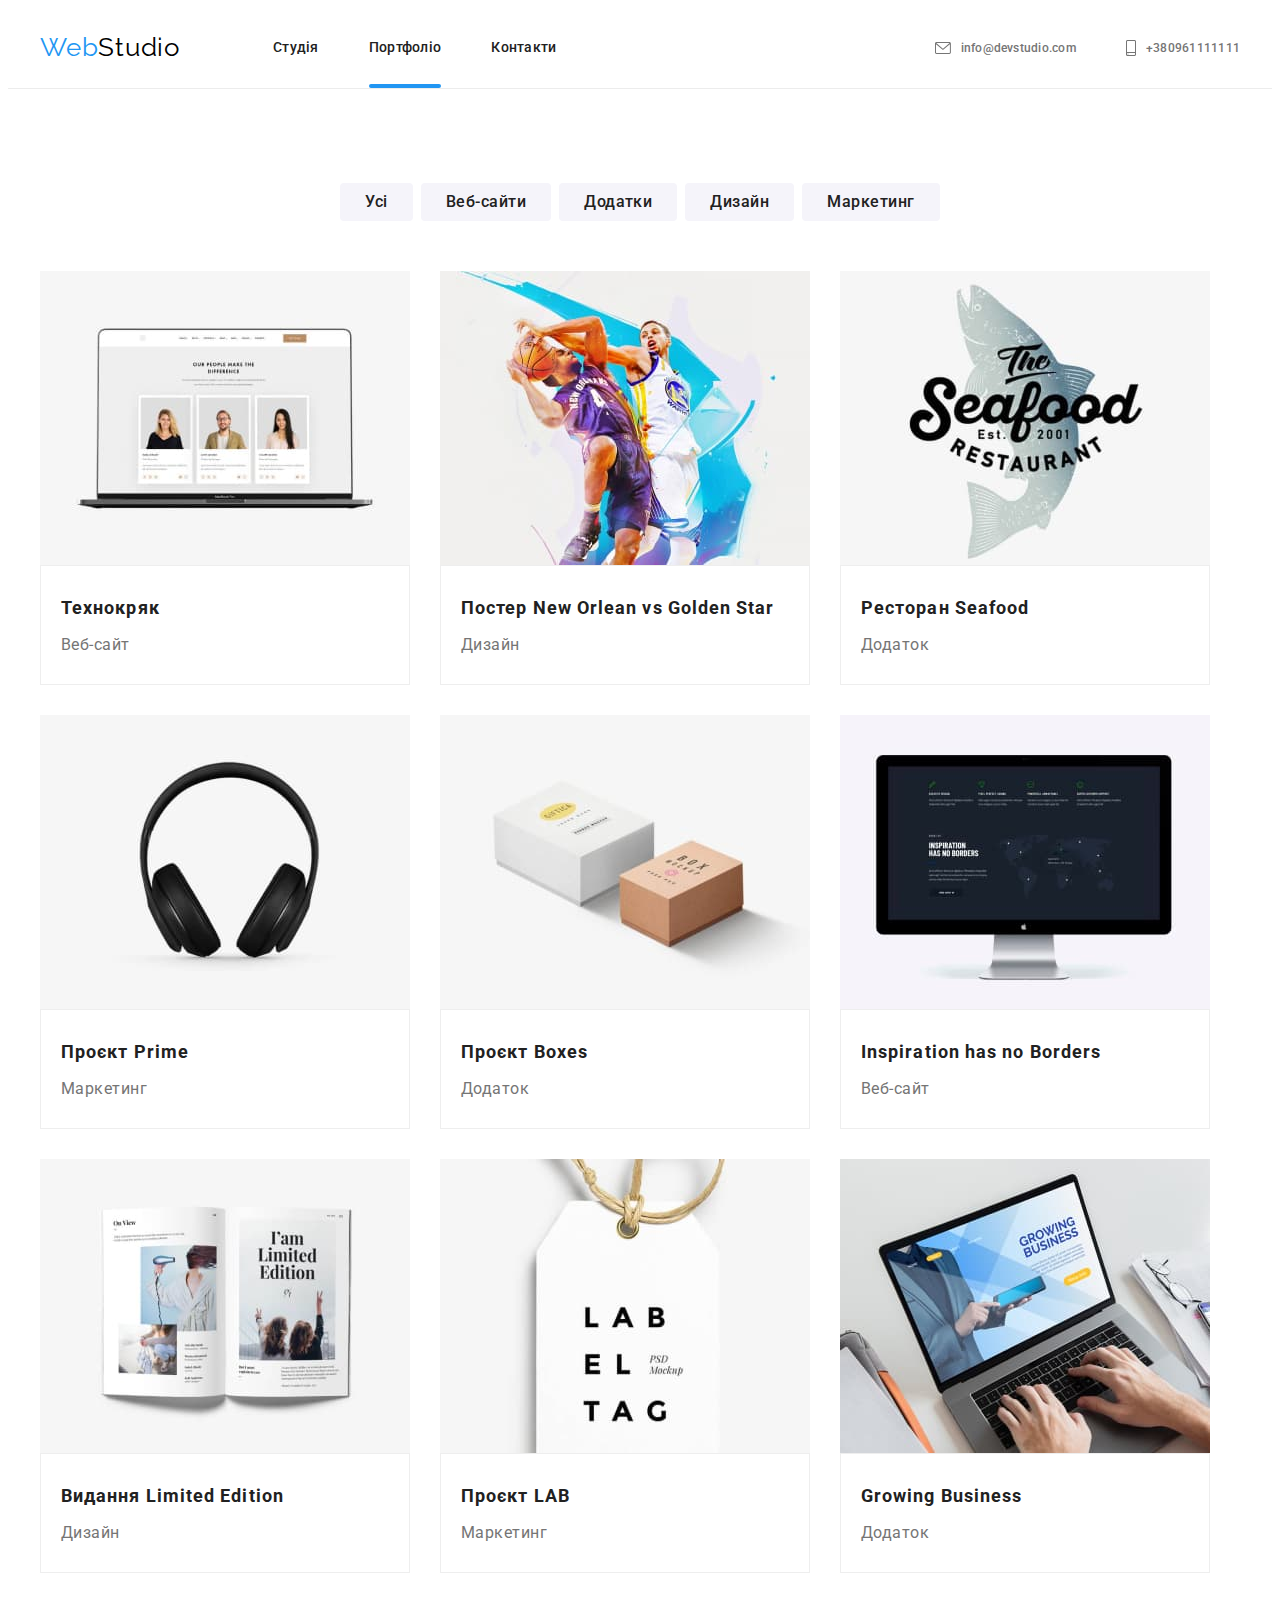
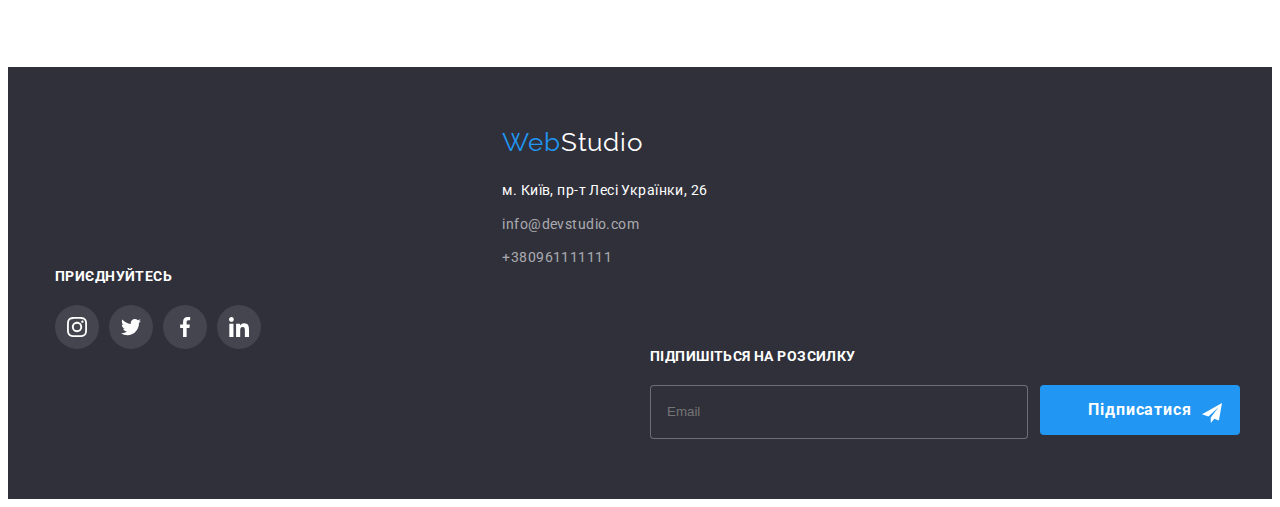
<file: portfolio.html>
<!DOCTYPE html>
<html lang="uk">
  <head>
    <meta charset="UTF-8" />
    <meta http-equiv="X-UA-Compatible" content="IE=edge" />
    <meta name="viewport" content="width=device-width, initial-scale=1.0" />
    <title>Document</title>
    <link
      rel="stylesheet"
      href="https://cdnjs.cloudflare.com/ajax/libs/modern-normalize/1.1.0/modern-normalize.min.css"
      integrity="sha512-wpPYUAdjBVSE4KJnH1VR1HeZfpl1ub8YT/NKx4PuQ5NmX2tKuGu6U/JRp5y+Y8XG2tV+wKQpNHVUX03MfMFn9Q=="
      crossorigin="anonymous"
      referrerpolicy="no-referrer"
    />
    <link
      href="https://fonts.googleapis.com/css2?family=Raleway:wght@700&family=Roboto:wght@400;500;700;900&display=swap"
      rel="stylesheet"
    />
    <link rel="stylesheet" href="./css/main.min.css" />
    <!-- <link rel="stylesheet" href="./css/styles.css" /> -->
  </head>
  <body>
    <header class="header">
      <div class="container header-container">
        <a href="./index.html" class="logo"
          >Web<span class="logo-header">Studio</span></a
        >
        <nav>
          <ul class="nav list">
            <li>
              <a href="./index.html" class="nav__link link">Студія</a>
            </li>

            <li>
              <a href="./portfolio.html" class="nav__link link current"
                >Портфоліо</a
              >
            </li>
            <li>
              <a href="#" class="nav__link link">Контакти</a>
            </li>
          </ul>
        </nav>

        <ul class="list address-header">
          <li class="item">
            <a
              href="mailto:info@devstudio.com"
              class="address-header__link"
              lang="en"
            >
              <svg class="address-header__logo" width="16" height="12">
                <use href="./images/icons-new.svg#icon-envelope"></use>
              </svg>
              info@devstudio.com</a
            >
          </li>
          <li class="item">
            <a href="tel:+380961111111" class="address-header__link">
              <svg class="address-header__logo" width="10" height="16">
                <use href="./images/icons-new.svg#icon-smartphone"></use>
              </svg>
              +380961111111</a
            >
          </li>
        </ul>
      </div>
    </header>
    <main>
      <section class="section">
        <div class="container">
          <h1 class="pattern-hidden">Наші переваги</h1>
          <ul class="portfolio-buttons list">
            <li>
              <button type="button" class="button secondary">Усі</button>
            </li>
            <li>
              <button type="button" class="button secondary">Веб-сайти</button>
            </li>
            <li>
              <button type="button" class="button secondary">Додатки</button>
            </li>
            <li>
              <button type="button" class="button secondary">Дизайн</button>
            </li>
            <li>
              <button type="button" class="button secondary">Маркетинг</button>
            </li>
          </ul>
          <ul class="portfolio__list list">
            <li class="portfolio__element">
              <a href="#" class="portfolio__link link">
                <div class="portfolio_overlay">
                  <img
                    src="./images/technokryak.jpg"
                    alt="Фото главной страницы сайта Технокряк"
                    width="370"
                    height="274"
                  />
                  <div class="portfolio_wrap">
                    <p class="portfolio__descr">
                      Ресурс пропонує комплексні пропозиції з різним рівнем
                      функціоналу та сервісів. Все це дозволить відвідувачу
                      отримати вичерпні відомості про компанію чи приватну
                      особу.
                    </p>
                  </div>
                </div>
                <div class="portfolio-box">
                  <h2 class="portfolio-box__title">Технокряк</h2>
                  <p class="portfolio-box__description">Веб-сайт</p>
                </div>
              </a>
            </li>
            <li class="portfolio__element">
              <a href="#" class="portfolio__link link">
                <div class="portfolio_overlay">
                  <img
                    src="./images/poster-neworlean.jpg"
                    alt="Фото главной страницы сайта Нью-Орлеан"
                    width="370"
                    height="274"
                  />
                  <div class="portfolio_wrap">
                    <p class="portfolio__descr">
                      Ресурс пропонує комплексні пропозиції з різним рівнем
                      функціоналу та сервісів. Все це дозволить відвідувачу
                      отримати вичерпні відомості про компанію чи приватну
                      особу.
                    </p>
                  </div>
                </div>
                <div class="portfolio-box">
                  <h2 class="portfolio-box__title">
                    Постер New Orlean vs Golden Star
                  </h2>
                  <p class="portfolio-box__description">Дизайн</p>
                </div>
              </a>
            </li>

            <li class="portfolio__element">
              <a href="#" class="portfolio__link link">
                <div class="portfolio_overlay">
                  <img
                    src="./images/seafood-restaurant.jpg"
                    alt="Фото главной страницы приложения"
                    width="370"
                    height="274"
                  />
                  <div class="portfolio_wrap">
                    <p class="portfolio__descr">
                      Ресурс пропонує комплексні пропозиції з різним рівнем
                      функціоналу та сервісів. Все це дозволить відвідувачу
                      отримати вичерпні відомості про компанію чи приватну
                      особу.
                    </p>
                  </div>
                </div>
                <div class="portfolio-box">
                  <h2 class="portfolio-box__title">Ресторан Seafood</h2>
                  <p class="portfolio-box__description">Додаток</p>
                </div>
              </a>
            </li>
            <li class="portfolio__element">
              <a href="#" class="portfolio__link link">
                <div class="portfolio_overlay">
                  <img
                    src="./images/project-prime.jpg"
                    alt="Фото главной страницы"
                    width="370"
                    height="274"
                  />
                  <div class="portfolio_wrap">
                    <p class="portfolio__descr">
                      Ресурс пропонує комплексні пропозиції з різним рівнем
                      функціоналу та сервісів. Все це дозволить відвідувачу
                      отримати вичерпні відомості про компанію чи приватну
                      особу.
                    </p>
                  </div>
                </div>
                <div class="portfolio-box">
                  <h2 class="portfolio-box__title">Проєкт Prime</h2>
                  <p class="portfolio-box__description">Маркетинг</p>
                </div>
              </a>
            </li>
            <li class="portfolio__element">
              <a href="#" class="portfolio__link link">
                <div class="portfolio_overlay">
                  <img
                    src="./images/boxes.jpg"
                    alt="Фото главной страницы приложения"
                    width="370"
                    height="274"
                  />
                  <div class="portfolio_wrap">
                    <p class="portfolio__descr">
                      Ресурс пропонує комплексні пропозиції з різним рівнем
                      функціоналу та сервісів. Все це дозволить відвідувачу
                      отримати вичерпні відомості про компанію чи приватну
                      особу.
                    </p>
                  </div>
                </div>
                <div class="portfolio-box">
                  <h2 class="portfolio-box__title">Проєкт Boxes</h2>
                  <p class="portfolio-box__description">Додаток</p>
                </div>
              </a>
            </li>
            <li class="portfolio__element">
              <a href="#" class="portfolio__link link">
                <div class="portfolio_overlay">
                  <img
                    src="./images/inspiration.jpg"
                    alt="Фото главной страницы сайта"
                    width="370"
                    height="274"
                  />
                  <div class="portfolio_wrap">
                    <p class="portfolio__descr">
                      Ресурс пропонує комплексні пропозиції з різним рівнем
                      функціоналу та сервісів. Все це дозволить відвідувачу
                      отримати вичерпні відомості про компанію чи приватну
                      особу.
                    </p>
                  </div>
                </div>
                <div class="portfolio-box">
                  <h2 class="portfolio-box__title">
                    Inspiration has no Borders
                  </h2>
                  <p class="portfolio-box__description">Веб-сайт</p>
                </div>
              </a>
            </li>
            <li class="portfolio__element">
              <a href="#" class="portfolio__link link">
                <div class="portfolio_overlay">
                  <img
                    src="./images/limited-edition.jpg"
                    alt="Фото главной страницы"
                    width="370"
                    height="274"
                  />
                  <div class="portfolio_wrap">
                    <p class="portfolio__descr">
                      Ресурс пропонує комплексні пропозиції з різним рівнем
                      функціоналу та сервісів. Все це дозволить відвідувачу
                      отримати вичерпні відомості про компанію чи приватну
                      особу.
                    </p>
                  </div>
                </div>
                <div class="portfolio-box">
                  <h2 class="portfolio-box__title">Видання Limited Edition</h2>
                  <p class="portfolio-box__description">Дизайн</p>
                </div>
              </a>
            </li>
            <li class="portfolio__element">
              <a href="#" class="portfolio__link link">
                <div class="portfolio_overlay">
                  <img
                    src="./images/lab.jpg"
                    alt="Фото главной страницы"
                    width="370"
                    height="274"
                  />
                  <div class="portfolio_wrap">
                    <p class="portfolio__descr">
                      Ресурс пропонує комплексні пропозиції з різним рівнем
                      функціоналу та сервісів. Все це дозволить відвідувачу
                      отримати вичерпні відомості про компанію чи приватну
                      особу.
                    </p>
                  </div>
                </div>
                <div class="portfolio-box">
                  <h2 class="portfolio-box__title">Проєкт LAB</h2>
                  <p class="portfolio-box__description">Маркетинг</p>
                </div>
              </a>
            </li>
            <li class="portfolio__element">
              <a href="#" class="portfolio__link link">
                <div class="portfolio_overlay">
                  <img
                    src="./images/growbusiness.jpg"
                    alt="Фото главной страницы"
                    width="370"
                    height="274"
                  />
                  <div class="portfolio_wrap">
                    <p class="portfolio__descr">
                      Ресурс пропонує комплексні пропозиції з різним рівнем
                      функціоналу та сервісів. Все це дозволить відвідувачу
                      отримати вичерпні відомості про компанію чи приватну
                      особу.
                    </p>
                  </div>
                </div>
                <div class="portfolio-box">
                  <h2 class="portfolio-box__title">Growing Business</h2>
                  <p class="portfolio-box__description">Додаток</p>
                </div>
              </a>
            </li>
          </ul>
        </div>
      </section>
    </main>

    <footer class="footer__section">
      <div class="container common-wrap-footer">
        <div class="first-footer">
          <a href="./index.html" class="logo"
            >Web<span class="logo-footer">Studio</span>
          </a>
          <address class="address-footer">
            <ul class="list">
              <li class="address-item">
                <a
                  href="https://goo.gl/maps/Q7eHkyQhdYGQR9RCA"
                  target="_blank"
                  rel="noopener noreferrer nofollower"
                  class="link-address-footer"
                  >м. Київ, пр-т Лесі Українки, 26</a
                >
              </li>
              <li class="address-item">
                <a
                  href="mailto:info@devstudio.com"
                  class="address-footer"
                  lang="en"
                  >info@devstudio.com</a
                >
              </li>
              <li class="address-item">
                <a href="tel:+380961111111" class="address-footer"
                  >+380961111111</a
                >
              </li>
            </ul>
          </address>
        </div>

        <div class="container">
          <p class="section-title-social-footer">ПРИЄДНУЙТЕСЬ</p>
          <ul class="social-footer list">
            <li class="social-item-footer">
              <a
                class="social-link-footer link"
                href="http://instagram.com"
                target="_blank"
                rel="noopener norefference"
                aria-label="Instagram"
              >
                <svg class="social-icon-footer" width="20" height="20">
                  <use href="./images/icons-new.svg#icon-instagram"></use>
                </svg>
              </a>
            </li>
            <li class="social-item-footer">
              <a
                class="social-link-footer link"
                href="http://twitter.com"
                target="_blank"
                rel="noopener norefference"
                aria-label="Twitter logo"
              >
                <svg class="social-icon-footer" width="20" height="20">
                  <use href="./images/icons-new.svg#icon-twitter"></use>
                </svg>
              </a>
            </li>
            <li class="social-item-footer">
              <a
                class="social-link-footer link"
                href="http://facebook.com"
                target="_blank"
                rel="noopener norefference"
                aria-label="Facebook logo"
              >
                <svg class="social-icon-footer" width="20" height="20">
                  <use href="./images/icons-new.svg#icon-facebook"></use>
                </svg>
              </a>
            </li>
            <li class="social-item-footer">
              <a
                class="social-link-footer link"
                href="http://linkedin.com"
                target="_blank"
                rel="noopener norefference"
                aria-label="linkedin logo"
              >
                <svg class="social-icon-footer" width="20" height="20">
                  <use href="./images/icons-new.svg#icon-linkedin"></use>
                </svg>
              </a>
            </li>
          </ul>
        </div>
        <div class="subsription-section">
          <p class="section-title-social-footer">Підпишіться на розсилку</p>
          <form class="modal-form" name="modal_form">
            <label class="modal-form-group-footer">
              <input
                type="email"
                name="email"
                placeholder="Email"
                class="form-input-subsr"
              />

              <button type="submit" class="button-send-footer">
                Підписатися<svg class="send-icon-footer" width="20" height="20">
                  <use href="./images/icons-new.svg#icon-send"></use>
                </svg>
              </button>
            </label>
          </form>
        </div>
      </div>
    </footer>
  </body>
</html>
</file>
<file: css/styles.css>
:root {
  --title-text-color: #212121;
  --maket-color: #ffffff;
  --primary-text-color: #757575;
  --accent-color: #2196f3;
  --work-bg: rgba(47, 48, 58, 0.8);
}

body {
  font-family: Roboto, sans-serif;
  font-size: 14px;
  letter-spacing: 0.03em;
  background-color: var(--maket-color);
  color: var(--primary-text-color);
}

h1,
h2,
h3,
h4,
h5,
h6,
p {
  margin: 0;
}
img {
  display: block;
  max-width: 100%;
  height: auto;
}
button {
  display: block;
  cursor: pointer;
  border: none;
  border-radius: 4px;
}

.list {
  list-style: none;
  padding-left: 0;
  margin: 0;
}
.link {
  text-decoration: none;
}
.container {
  width: 1200px;
  margin: 0 auto;
  padding-left: 15px;
  padding-right: 15px;
}
.section {
  padding-top: 94px;
  padding-bottom: 94px;
}
/*Header*/

.header {
  border-bottom-width: 1px;
  border-bottom-style: solid;
  border-bottom-color: #ececec;
}

.header-container {
  display: flex;
  align-items: center;
}
.logo {
  font-family: Raleway, sans-serif;
  font-size: 26px;
  line-height: 1.2;
  letter-spacing: 0.03em;
  text-decoration: none;
  color: var(--accent-color);
  margin-right: 93px;
}
.address-header {
  margin-left: auto;
  display: flex;
  align-items: center;
  gap: 50px;
}
.address-header__link {
  font-weight: 500;
  line-height: 1.14;
  letter-spacing: 0.02em;
  color: var(--primary-text-color);
  text-decoration: none;
  display: flex;
  align-items: center;
  transition-property: color;
  transition-duration: 250ms;
  transition-timing-function: cubic-bezier(0.4, 0, 0.2, 1);
}

.address-header__link:hover,
.address-header__link:focus {
  color: var(--accent-color);
}

.logo-header {
  color: #000000;
}
.logo-footer {
  color: var(--maket-color);
}
.nav {
  display: flex;
  gap: 50px;
}

.nav__link {
  display: block;
  color: var(--title-text-color);
  font-weight: 500;
  line-height: 1.14;
  letter-spacing: 0.02em;
  text-decoration: none;
  padding-top: 32px;
  padding-bottom: 32px;

  transition-property: color;
  transition-duration: 250ms;
  transition-timing-function: cubic-bezier(0.4, 0, 0.2, 1);
}
.nav__link:hover,
.nav__link:focus {
  color: var(--accent-color);
}
.current {
  color: var(--accent-color);
  position: relative;
}
.current::after {
  content: "";
  position: absolute;
  bottom: 0;
  left: 0;
  width: 100%;
  height: 4px;
  border-radius: 2px;
  background-color: var(--accent-color);
}

.address-header__logo {
  margin-right: 10px;
  fill: currentColor;
}
.address-header__logo:hover,
.address-header__logo:focus {
  color: var(--accent-color);
}

/* Page header */

.address-header__link .item:last-child {
  margin-right: 0;
  padding-right: 215px;
}
.address-header__link .item:not(:last-child) {
  margin-right: 50px;
  margin-left: 300px;
}

/*Hero-title*/

.hero {
  background-color: #2f303a;
  background-image: linear-gradient(
      rgba(47, 48, 58, 0.4),
      rgba(47, 48, 58, 0.4)
    ),
    url(../images/hero.jpg);
  background-position: center;
  background-size: cover;
  background-repeat: no-repeat;
  text-align: center;
  padding: 200px 0;
  max-width: 1600px;
  height: 600px;
  margin: 0 auto;
}
.hero__title {
  color: var(--maket-color);
  font-weight: 900;
  font-size: 44px;
  line-height: 1.36;
  text-align: center;
  letter-spacing: 0.06em;
  text-transform: uppercase;
  width: 696px;
  margin: 0 auto;
  margin-bottom: 30px;
}
.button.primary {
  font-family: "Roboto";
  font-weight: 700;
  font-size: 16px;
  line-height: 1.87;
  letter-spacing: 0.06em;
  color: var(--maket-color);
  background: var(--accent-color);
  align-items: center;
  text-align: center;
  cursor: pointer;
  padding: 10px 32px;
  border: none;
  border-radius: 4px;
  margin-right: auto;
  margin-left: auto;
}

.backdrop {
  position: fixed;
  top: 0;
  left: 0;
  width: 100%;
  height: 100%;
  opacity: 1;
  background-color: rgba(0, 0, 0, 0.06);
  transition-property: opacity;
  transition-duration: 250ms;
  transition-timing-function: cubic-bezier(0.4, 0, 0.2, 1);
}
.backdrop.is-hidden {
  opacity: 0;
  pointer-events: none;
}

.modal {
  position: absolute;
  width: 528px;
  height: 581px;
  top: 50%;
  left: 50%;
  transform: translate(-50%, -50%);
  background-color: #ffffff;
  padding: 40px;
}
.modal-close {
  position: absolute;
  border-radius: 50%;
  width: 30px;
  height: 30px;
  top: 8px;
  right: 8px;
  color: var(--title-text-color);
  display: flex;
  align-items: center;
  justify-content: center;
  background-color: transparent;
  border: 1px solid rgba(0, 0, 0, 0.1);

  transition-property: border-color, color;
  transition-duration: 250ms;
  transition-timing-function: cubic-bezier(0.4, 0, 0.2, 1);
}

.modal-close:hover,
.modal-close:focus {
  color: var(--accent-color);
  border-color: var(--accent-color);
}
.modal-close__icon {
  display: flex;
  align-items: center;
  justify-content: center;
  fill: currentColor;
}

/*Modal window*/
.modal__title {
  margin-bottom: 12px;
  font-size: 20px;
  font-weight: 700;
  line-height: 1.17;
  letter-spacing: 0.03em;
  text-align: center;
  color: var(--title-text-color);
}

.modal-form__group {
  display: block;
  position: relative;
  margin-bottom: 10px;
}
.modal-form__textarea {
  display: block;
  position: relative;
  margin-bottom: 20px;
}

.modal-form__label {
  display: block;
  margin-bottom: 4px;
  font-size: 12px;
  line-height: 1, 16;
  letter-spacing: 0.01em;
  text-align: left;
}

.modal-form__input {
  width: 100%;
  height: 40px;
  border: 1px solid #21212133;
  border-radius: 4px;
  padding-left: 42px;
  outline: transparent;
  transition-property: border;
  transition-duration: 250ms;
  transition-timing-function: cubic-bezier(0.4, 0, 0.2, 1);
}
.modal-form__input:hover,
.modal-form__input:focus {
  border: 1px solid var(--accent-color);
  transition-property: border;
  transition-duration: 250ms;
  transition-timing-function: cubic-bezier(0.4, 0, 0.2, 1);
}

.modal-form__input:hover ~ .modal-form__icon {
  fill: var(--accent-color);
  transition-property: fill;
  transition-duration: 250ms;
  transition-timing-function: cubic-bezier(0.4, 0, 0.2, 1);
}

.modal-form__input:focus ~ .modal-form__icon {
  fill: var(--accent-color);
  transition-property: fill;
  transition-duration: 250ms;
  transition-timing-function: cubic-bezier(0.4, 0, 0.2, 1);
}

.modal-form__icon {
  position: absolute;
  fill: var(--title-text-color);
  top: 50%;
  left: 15px;
}

textarea {
  height: 120px;
  resize: none;
  padding: 16px 12px;
}
.modal-form__input--feedback {
  width: 100%;
  height: 120px;
  border: 1px solid #21212133;
  border-radius: 4px;

  outline: transparent;
  transition-property: border;
  transition-duration: 250ms;
  transition-timing-function: cubic-bezier(0.4, 0, 0.2, 1);
}

.modal-form__input--feedback:hover,
.modal-form__input--feedback:focus {
  border: 1px solid var(--accent-color);
  transition-property: border;
  transition-duration: 250ms;
  transition-timing-function: cubic-bezier(0.4, 0, 0.2, 1);
}

/*Agreement section*/
.agreement {
  padding-left: px;
}
/*Check-box custom*/
.modal-form-checkbox {
  width: 16px;
  height: 15px;
}
/* Option */

.option {
  display: block;
  margin-bottom: 0.5em;
  position: relative;
}

/* Check */

.check {
  margin-left: 13px;
  padding-left: 1.2em;
  gap: 9px;
}

.check__input {
  position: absolute;
  clip: rect(0 0 0 0);
  width: 1px;
  height: 1px;
  margin: -1px;
}

.check__box {
  position: absolute;
  top: 0;
  left: 0;
  width: 16px;
  height: 15px;
  overflow: hidden;
  border-radius: 2px;
  background-color: white;
  background-repeat: no-repeat;
  background-position: 50% 50%;
  box-shadow: 0 0 0 0.1em #4a90e2;
}

/* Checked */
.check__input:checked + .check__box {
  background-color: #4a90e2;
  background-image: url("./images/icons-new.svg#icon-check");
}

/* Focused */

.check__input:focus + .check__box {
  box-shadow: 0 0 0 0.1em #4a90e2;
}

/* Disabled */

.check__input:disabled + .check__box {
  box-shadow: 0 0 0 0.1em #9b9b9b;
}

.check__input:checked:disabled + .check__box {
  background-color: #9b9b9b;
}

/*Agreement link*/
.agreement-giving {
  font-size: 14px;
  font-weight: 400;
  line-height: 1.2;
  letter-spacing: 0.03em;
  text-align: right;
  color: #757575;
}
.agreement__link {
  font-size: 14px;
  font-weight: 400;
  line-height: 1.2;
  letter-spacing: 0.03em;
  text-align: right;
  color: #2196f3;
}

.modal-form-btn {
  margin: 0 auto;
  margin-top: 30px;
  padding: 10px 52px;
  min-width: 200px;
  height: 50px;
  background-color: var(--accent-color);
  color: var(--maket-color);
  font-size: 16px;
  font-weight: 700;
  line-height: 1.87;
  letter-spacing: 6%;
  color: var(--maket-color);
}

/* Section advantages*/

.pattern-hidden {
  position: absolute;
  width: 1px;
  height: 1px;
  margin: -1px;
  border: 0;
  padding: 0;
  white-space: nowrap;
  clip-path: inset(100%);
  clip: rect(0 0 0 0);
  overflow: hidden;
}
.advantages {
  display: flex;
  gap: 30px;
}

.advantages__title {
  color: var(--title-text-color);
  font-weight: 700;
  line-height: 1.14;
  font-size: 14px;
  text-transform: uppercase;
  margin-bottom: 10px;
  margin-top: 30px;
}
.advantages__description {
  line-height: 1.71;
  color: var(--primary-text-color);
}
.advantages-icons-list {
  display: flex;
  gap: 30px;
}
.advantages__box {
  background-color: #f5f4fa;
  width: 270px;
  height: 120px;
  display: flex;
  justify-content: center;
  align-items: center;
  border-radius: 4px;
}

/* Title secondary-Our works*/

.work {
  padding-top: 0;
}

.work__list {
  display: flex;
  gap: 30px;
}

.work__item {
  position: relative;
}

.work__descr {
  position: absolute;
  bottom: 0;
  width: 100%;
  height: 70px;
  display: flex;
  align-items: center;
  justify-content: center;
  font-weight: 700;
  line-height: 1.14;
  text-transform: uppercase;
  color: var(--maket-color);
  background-color: var(--work-bg);
}
.work__title {
  font-weight: 700;
  font-size: 36px;
  line-height: 1.166;
  text-align: center;
  letter-spacing: 0.03em;
  color: var(--title-text-color);
  margin-bottom: 50px;
}

/* Team*/

.team {
  background: #f5f4fa;
}

.team__title {
  font-weight: 700;
  font-size: 36px;
  line-height: 1.166;
  text-align: center;
  letter-spacing: 0.03em;
  color: var(--title-text-color);
  margin-bottom: 50px;
}
.team-members {
  display: flex;
  gap: 30px;
}
.team-members__item {
  background-color: var(--maket-color);
  box-shadow: 0px 1px 3px rgba(0, 0, 0, 0.12), 0px 1px 1px rgba(0, 0, 0, 0.14),
    0px 2px 1px rgba(0, 0, 0, 0.2);
  border-radius: 0px 0px 4px 4px;
}

.team-members__box {
  padding-top: 30px;
  padding-bottom: 30px;
}
.team-members__names {
  font-weight: 500;
  font-size: 16px;
  line-height: 1.17;
  letter-spacing: 0.03em;
  color: var(--title-text-color);
  text-align: center;
  margin-bottom: 10px;
}
.team-members__title {
  font-size: 16px;
  line-height: 1.17;
  font-weight: 400;
  letter-spacing: 0.03em;
  color: var(--primary-text-color);
  text-align: center;
}
.social {
  display: flex;
  justify-content: center;
  align-content: center;
  gap: 10px;
  margin-top: 16px;
}
.social__link {
  display: flex;
  justify-content: center;
  align-items: center;
  width: 44px;
  height: 44px;
  border-radius: 50%;
  color: #afb1b8;

  transition-property: color, background-color;
  transition-duration: 250ms;
  transition-timing-function: cubic-bezier(0.4, 0, 0.2, 1);
}
.social__link:hover,
.social__link:focus {
  background-color: var(--accent-color);

  color: var(--maket-color);
}
.social__icon {
  fill: currentColor;
}

/*Section Our clients*/

.our-clients__section {
  padding: 94px, auto;
}
.our-clients__title {
  font-weight: 700;
  font-size: 36px;
  line-height: 1.166;
  text-align: center;
  letter-spacing: 0.03em;
  color: var(--title-text-color);
  margin-bottom: 50px;
  padding-top: 94px;
}
.clients {
  display: flex;
  gap: 30px;
  padding-bottom: 94px;
}

.client__link {
  display: flex;
  justify-content: center;
  align-items: center;
  width: 170px;
  height: 92px;
  border-radius: 4%;
  color: #afb1b8;
  border: solid currentColor 1px;
  fill: currentColor;

  transition-property: color;
  transition-duration: 250ms;
  transition-timing-function: cubic-bezier(0.4, 0, 0.2, 1);
}
.client__link:hover,
.client__link:focus {
  color: var(--accent-color);
}

.client__item {
  width: 170px;
  height: 92px;
}

.client__icon:hover,
.client__icon:focus {
  fill: currentColor;
}
/*Section footer*/

.footer__section {
  background: #2f303a;
  padding: 60px 0;
  display: flex;
}
.common-wrap-footer {
  display: flex;
  align-items: baseline;
}
.first-footer {
  margin-right: 70px;
}

.address-item:not(:last-child) {
  margin-bottom: 9px;
}

.address-footer {
  margin-top: 20px;
  font-style: normal;
  line-height: 24px;
  letter-spacing: 0.03em;
  color: rgba(255, 255, 255, 0.6);
  text-decoration: none;
  transition-property: color;
  transition-duration: 250ms;
  transition-timing-function: cubic-bezier(0.4, 0, 0.2, 1);
}
.address-footer:hover,
.address-footer:focus {
  color: var(--accent-color);
}
.link-address-footer {
  font-style: normal;
  line-height: 1.71;
  letter-spacing: 0.03em;
  color: var(--maket-color);
  text-decoration: none;
  cursor: pointer;
  transition-property: color;
  transition-duration: 250ms;
  transition-timing-function: cubic-bezier(0.4, 0, 0.2, 1);
}
.link-address-footer:hover,
.link-address-footer:focus {
  color: var(--accent-color);
}
/*Footer social links*/

.section-title-social-footer {
  font-weight: 700;
  line-height: 1.14;
  color: #ffffff;
  margin-bottom: 20px;
  text-transform: uppercase;
  margin-left: auto;
}
.social-footer {
  display: flex;
  gap: 10px;
  margin-left: auto;
}
.social-link-footer {
  display: flex;
  justify-content: center;
  align-items: center;
  width: 44px;
  height: 44px;
  border-radius: 50%;
  background-color: #ffffff1a;
  fill: currentColor;
  transition-property: background color;
  transition-duration: 250ms;
  transition-timing-function: cubic-bezier(0.4, 0, 0.2, 1);
}
.social-link-footer:hover,
.social-link-footer:focus {
  background-color: var(--accent-color);
  border-radius: 50%;
}
.social-icon-footer {
  color: var(--maket-color);
}

/*Footer subscription form*/

.section-title-social-footer {
  font-weight: 700;
  line-height: 1.14;
  color: #ffffff;
  margin-bottom: 20px;
  text-transform: uppercase;
  font-size: bold;
}
.form-input-subsr {
  width: 358px;
  height: 50px;
  padding-left: 16px;
  border: 1px solid #ffffff4d;
  border-radius: 4px;
  background-color: #2f303a;
  transition-property: background-color;
  transition-duration: 1250ms;
  transition-timing-function: cubic-bezier(0.4, 0, 0.2, 1);
}
.form-input-subsr:hover,
.form-input-subsr:focus {
  background-color: var(--maket-color);
}

input {
  resize: none;
}
.subsription-section {
  margin-left: auto;
}

.button-send-footer {
  position: relative;
  width: 200px;
  height: 50px;
  font-family: "Roboto";
  font-weight: 700;
  font-size: 16px;
  line-height: 1.87;
  letter-spacing: 0.06em;
  color: var(--maket-color);
  background: var(--accent-color);
  align-items: center;
  text-align: center;
  cursor: pointer;
  padding: 10px 32px;
  border: none;
  border-radius: 4px;
  margin-right: auto;
  margin-left: 12px;
}
.send-icon-footer {
  position: absolute;
  transform: translate(50%, 40%);
  fill: #ffffff;
}

.modal-form-group-footer {
  display: flex;
}
.form-input-footer {
  width: 358px;
  height: 50px;
}

/*Portfolio-page*/

.portfolio-buttons {
  display: flex;
  justify-content: center;
  gap: 8px;
  margin-bottom: 50px;
}
.button.secondary {
  font-family: "Roboto";
  font-weight: 500;
  font-size: 16px;
  line-height: 1.62;
  letter-spacing: 0.03em;
  color: var(--title-text-color);
  border-radius: 4px;
  background: #f5f4fa;
  cursor: pointer;
  padding: 6px 25px;

  transition-property: color, background-color, box-shadow;
  transition-duration: 250ms;
  transition-timing-function: cubic-bezier(0.4, 0, 0.2, 1);
}
.button.secondary:hover,
.button.secondary:focus {
  color: var(--maket-color);
  background-color: var(--accent-color);
  box-shadow: 0px 3px 1px rgba(0, 0, 0, 0.1), 0px 1px 2px rgba(0, 0, 0, 0.08),
    0px 2px 2px rgba(0, 0, 0, 0.12);
}

/*Portfolio examples*/

.portfolio__list {
  display: flex;
  flex-wrap: wrap;
  gap: 30px;
}
.portfolio__element {
  width: 370px;
}
.portfolio__link {
  display: block;
  outline: transparent;

  transition-property: box-shadow;
  transition-duration: 250ms;
  transition-timing-function: cubic-bezier(0.4, 0, 0.2, 1);
}
.portfolio__link:hover,
.portfolio__link:focus {
  box-shadow: 0px 1px 1px rgba(0, 0, 0, 0.12), 0px 4px 4px rgba(0, 0, 0, 0.06),
    1px 4px 6px rgba(0, 0, 0, 0.16);
}

.portfolio_overlay {
  position: relative;
  overflow: hidden;
}
.portfolio_wrap {
  position: absolute;
  top: 0;
  left: 0;
  width: 100%;
  height: 100%;
  transform: translateY(101%);
  opacity: 0;
  transition-property: transform, opacity;
  transition-duration: 500ms;
  transition-timing-function: cubic-bezier(0.4, 0, 0.2, 1);
}
.portfolio__link:hover .portfolio_wrap,
.portfolio__link:focus .portfolio_wrap {
  transform: translateY(0);
  opacity: 1;
}
.portfolio__descr {
  padding: 63px 24px;
  font-size: 18px;
  line-height: 1.56;
  letter-spacing: 0.03em;
  color: var(--maket-color);
  background-color: rgba(33, 149, 243, 0.781);
}
.portfolio-box {
  padding: 24px 20px;
  border: 1px solid #eeeeee;
}

.portfolio-box__title {
  font-weight: 700;
  font-size: 18px;
  line-height: 2;
  letter-spacing: 0.06em;
  color: var(--title-text-color);
  margin-bottom: 4px;
}
.portfolio-box__description {
  font-size: 16px;
  line-height: 1.87;
  font-weight: 400;
  letter-spacing: 0.03em;
  color: var(--primary-text-color);
}

.portfolio__element {
  position: relative;
}

/*

.container {
  width: 100%;
  padding: 0 15px;
  margin: 0 auto;

  @media screen and (min-width: 480px) {
    width: 480px;
  }

  @media screen and (min-width: 768px) {
    width: 768px;
  }

  @media screen and (min-width: 1200px) {
    width: 1200px;
  }
}

.section {
  @media screen and (max-width: 1199px) {
    padding-top: 60px;
    padding-bottom: 60px;
  }

  padding-top: 94px;
  padding-bottom: 94px;
}

// -------------- Миксин для адаптивки -------------
@mixin desktop {
  @media screen and (min-width: 1200px) {
    @content;
  }
}

@mixin tablet-only {
  @media screen and (min-width: 768px) and (max-width: 1199px) {
    @content;
  }
}

@mixin tablet {
  @media screen and (min-width: 768px) {
    @content;
  }
}

@mixin mobile {
  @media screen and (min-width: 480px) {
    @content;
  }
}

@mixin mobile-only {
  @media screen and (max-width: 767px) {
    @content;
  }
}

// вызов mixin-a
// .any-class {
//   @include mobile {
//     background-color: red;
//   }
// }



@media screen and (max-width:1199px) {
  width: 95%;
  max-width: 450px;
  height: 95%;
  max-height: 609px;
  overflow: scroll;
}


*/
</file>
<file: css/main.min.css>
body{font-family:Roboto,sans-serif;font-size:14px;letter-spacing:.03em;background-color:var(--maket-color);color:var(--primary-text-color)}h1,h2,h3,h4,h5,h6,p{margin:0}img{display:block;max-width:100%;height:auto}button{display:block;cursor:pointer;border:none;border-radius:4px}.list{list-style:none;padding-left:0;margin:0}.link{text-decoration:none}:root{--title-text-color: #212121;--maket-color: #ffffff;--primary-text-color: #757575;--accent-color: #2196f3;--work-bg: rgba(47, 48, 58, 0.8)}.nav,.address-header{list-style:none;padding-left:0;margin:0}.container{width:100%;padding:0 15px;margin:auto}@media screen and (min-width: 480px){.container{width:480px}}@media screen and (min-width: 768px){.container{width:768px}}@media screen and (min-width: 1200px){.container{width:1200px}}.section{padding-top:94px;padding-bottom:94px}@media screen and (max-width: 1199px){.section{padding-top:60px;padding-bottom:60px}}.header{border-bottom-width:1px;border-bottom-style:solid;border-bottom-color:#ececec}.header-container{display:flex;align-items:center}@media screen and (max-width: 767px){.header-container{justify-content:space-between}}.address-header{margin-left:auto;display:flex;align-items:center;gap:50px}@media screen and (max-width: 767px){.address-header{display:none}}@media screen and (min-width: 768px)and (max-width: 1199px){.address-header{flex-direction:column;gap:10px;align-items:flex-start}}.address-header__link{font-weight:500;line-height:1.14;letter-spacing:.02em;color:var(--primary-text-color);text-decoration:none;display:flex;align-items:center;transition-property:color;transition-duration:250ms;transition-timing-function:cubic-bezier(0.4, 0, 0.2, 1)}@media screen and (min-width: 768px){.address-header__link{font-size:12px;line-height:1.17}}@media screen and (max-width: 1199px){.address-header__link{font-size:12px;line-height:1.17}}.address-header__link:hover,.address-header__link:focus{color:var(--accent-color)}.current{color:var(--accent-color);position:relative}.current::after{content:"";position:absolute;bottom:0;left:0;width:100%;height:4px;border-radius:2px;background-color:var(--accent-color)}.address-header__logo{margin-right:10px;fill:currentColor}.address-header__logo:hover,.address-header__logo:focus{color:var(--accent-color)}.address-header__link .item:last-child{margin-right:0;padding-right:215px}.address-header__link .item:not(:last-child){margin-right:50px;margin-left:300px}.nav{display:flex;gap:50px}@media screen and (max-width: 767px){nav{display:none}}@media screen and (min-width: 768px){nav{margin-left:93px}}.nav__link{display:block;color:var(--title-text-color);font-weight:500;line-height:1.14;letter-spacing:.02em;text-decoration:none;padding-top:32px;padding-bottom:32px;transition-property:color;transition-duration:250ms;transition-timing-function:cubic-bezier(0.4, 0, 0.2, 1)}.nav__link:hover,.nav__link:focus{color:var(--accent-color)}.logo{font-family:Raleway,sans-serif;font-size:26px;line-height:1.2;letter-spacing:.03em;text-decoration:none;color:var(--accent-color)}@media screen and (max-width: 767px){.logo{padding-top:14px;padding-bottom:14px}}.logo-header{color:#000}.logo-footer{color:var(--maket-color)}.hero{background-image:linear-gradient(rgba(47, 48, 58, 0.4), rgba(47, 48, 58, 0.4)),url(../images/mobile-hero@1x.jpg);background-position:center;background-size:cover;background-repeat:no-repeat;text-align:center;padding:200px 0;max-width:1600px;height:600px;margin:0 auto}@media screen and (min-device-pixel-ratio: 2),screen and (min-resolution: 192dpi),screen and (min-resolution: 2dppx){.hero{background-image:linear-gradient(rgba(47, 48, 58, 0.4), rgba(47, 48, 58, 0.4)),url(../images/mobile-hero@2x.jpg)}}@media screen and (max-width: 1199px){.hero{height:400px;padding:118px 0}}@media screen and (min-width: 768px){.hero{background-image:linear-gradient(rgba(47, 48, 58, 0.4), rgba(47, 48, 58, 0.4)),url(../images/tablet-hero@1x.jpg)}}@media screen and (min-width: 768px)and (min-device-pixel-ratio: 2),screen and (min-width: 768px)and (min-resolution: 192dpi),screen and (min-width: 768px)and (min-resolution: 2dppx){.hero{background-image:linear-gradient(rgba(47, 48, 58, 0.4), rgba(47, 48, 58, 0.4)),url(../images/tablet-hero@2x.jpg)}}@media screen and (min-width: 1200px){.hero{background-image:linear-gradient(rgba(47, 48, 58, 0.4), rgba(47, 48, 58, 0.4)),url(../images/desktop-hero@1x.jpg)}}@media screen and (min-width: 1200px)and (min-device-pixel-ratio: 2),screen and (min-width: 1200px)and (min-resolution: 192dpi),screen and (min-width: 1200px)and (min-resolution: 2dppx){.hero{background-image:linear-gradient(rgba(47, 48, 58, 0.4), rgba(47, 48, 58, 0.4)),url(../images/desktop-hero@2x.jpg)}}.hero__title{color:var(--maket-color);font-weight:900;font-size:44px;line-height:1.36;text-align:center;letter-spacing:.06em;text-transform:uppercase;margin:0 auto;margin-bottom:30px}@media screen and (max-width: 1199px){.hero__title{max-width:360px;font-size:26px;line-height:1.61}}@media screen and (min-width: 1200px){.hero__title{width:696px}}.button.primary{font-family:"Roboto";font-weight:700;font-size:16px;line-height:1.87;letter-spacing:.06em;color:var(--maket-color);background:var(--accent-color);align-items:center;text-align:center;cursor:pointer;padding:10px 32px;border:none;border-radius:4px;margin-right:auto;margin-left:auto}.backdrop{position:fixed;top:0;left:0;width:100%;height:100%;opacity:1;background-color:rgba(0,0,0,.06);transition-property:opacity;transition-duration:250ms;transition-timing-function:cubic-bezier(0.4, 0, 0.2, 1)}.backdrop.is-hidden{opacity:0;pointer-events:none}.modal{position:absolute;top:50%;left:50%;transform:translate(-50%, -50%);background-color:#fff;padding:40px}@media screen and (max-width: 1199px){.modal{width:95%;max-width:450px;height:95%;max-height:609px;overflow:scroll}}@media screen and (min-width: 1200px){.modal{width:528px;height:581px}}.modal-close{position:absolute;border-radius:50%;width:30px;height:30px;top:8px;right:8px;color:var(--title-text-color);display:flex;align-items:center;justify-content:center;background-color:rgba(0,0,0,0);border:1px solid rgba(0,0,0,.1);transition-property:border-color,color;transition-duration:250ms;transition-timing-function:cubic-bezier(0.4, 0, 0.2, 1)}.modal-close:hover,.modal-close:focus{color:var(--accent-color);border-color:var(--accent-color)}.modal-close__icon{display:flex;align-items:center;justify-content:center;fill:currentColor}.modal__title{margin-bottom:12px;font-size:20px;font-weight:700;line-height:1.17;letter-spacing:.03em;text-align:center;color:var(--title-text-color)}@media screen and (max-width: 1199px){.modal__title{line-height:1.5}}.modal-form__group{display:block;position:relative;margin-bottom:10px}.modal-form__textarea{display:block;position:relative;margin-bottom:20px}.modal-form__label{display:block;margin-bottom:4px;font-size:12px;line-height:1,16;letter-spacing:.01em;text-align:left}.modal-form__input{width:100%;height:40px;border:1px solid rgba(33,33,33,.2);border-radius:4px;padding-left:42px;outline:rgba(0,0,0,0);transition-property:border;transition-duration:250ms;transition-timing-function:cubic-bezier(0.4, 0, 0.2, 1)}.modal-form__input:hover,.modal-form__input:focus{border:1px solid var(--accent-color);transition-property:border;transition-duration:250ms;transition-timing-function:cubic-bezier(0.4, 0, 0.2, 1)}.modal-form__input:hover~.modal-form__icon{fill:var(--accent-color);transition-property:fill;transition-duration:250ms;transition-timing-function:cubic-bezier(0.4, 0, 0.2, 1)}.modal-form__input:focus~.modal-form__icon{fill:var(--accent-color);transition-property:fill;transition-duration:250ms;transition-timing-function:cubic-bezier(0.4, 0, 0.2, 1)}.modal-form__icon{position:absolute;fill:var(--title-text-color);top:50%;left:15px}textarea{height:120px;resize:none;padding:16px 12px}.modal-form__input--feedback{width:100%;height:120px;border:1px solid rgba(33,33,33,.2);border-radius:4px;outline:rgba(0,0,0,0);transition-property:border;transition-duration:250ms;transition-timing-function:cubic-bezier(0.4, 0, 0.2, 1)}.modal-form__input--feedback:hover,.modal-form__input--feedback:focus{border:1px solid var(--accent-color);transition-property:border;transition-duration:250ms;transition-timing-function:cubic-bezier(0.4, 0, 0.2, 1)}.agreement{padding-left:px}.modal-form-checkbox{width:16px;height:15px}.option{display:block;margin-bottom:.5em;position:relative}.check{margin-left:13px;padding-left:1.2em;gap:9px}.check__input{position:absolute;clip:rect(0 0 0 0);width:1px;height:1px;margin:-1px}.check__box{position:absolute;top:0;left:0;width:16px;height:15px;overflow:hidden;border-radius:2px;background-color:#fff;background-repeat:no-repeat;background-position:50% 50%;box-shadow:0 0 0 .1em #4a90e2}@media screen and (max-width: 1199px){.check__box{left:-15px}}.check__input:checked+.check__box{background-color:#4a90e2;background-image:url("../images/icon-check-f.svg")}.check__input:focus+.check__box{box-shadow:0 0 0 .1em #4a90e2}.check__input:disabled+.check__box{box-shadow:0 0 0 .1em #9b9b9b}.check__input:checked:disabled+.check__box{background-color:#9b9b9b}.agreement-giving{font-size:14px;font-weight:400;line-height:1.71;letter-spacing:.03em;text-align:right;color:#757575}@media screen and (max-width: 1199px){.agreement-giving{font-size:12px;line-height:1.17}}.agreement__link{font-size:14px;font-weight:400;line-height:1.71;letter-spacing:.03em;text-align:right;color:#2196f3}@media screen and (max-width: 1199px){.agreement__link{font-size:12px;line-height:1.17}}.modal-form-btn{margin:0 auto;margin-top:30px;padding:10px 52px;min-width:200px;height:50px;background-color:var(--accent-color);color:var(--maket-color);font-size:16px;font-weight:700;line-height:1.87;letter-spacing:6%;color:var(--maket-color)}.pattern-hidden{position:absolute;width:1px;height:1px;margin:-1px;border:0;padding:0;white-space:nowrap;clip-path:inset(100%);clip:rect(0 0 0 0);overflow:hidden}@media screen and (min-width: 768px){.advantages{display:flex;flex-wrap:wrap;gap:30px}}@media screen and (max-width: 767px){.advantages__item:not(:last-child){margin-bottom:30px}}@media screen and (min-width: 768px){.advantages__item{width:354px}}@media screen and (min-width: 1200px){.advantages__item{width:270px}}.advantages__title{color:var(--title-text-color);font-weight:700;line-height:1.14;font-size:14px;text-transform:uppercase;margin-bottom:10px;margin-top:30px}@media screen and (max-width: 767px){.advantages__title{text-align:center}}.advantages__description{line-height:1.71;color:var(--primary-text-color)}.advantages-icons-list{display:flex;gap:30px}.advantages__box{background-color:#f5f4fa;height:120px;display:flex;justify-content:center;align-items:center;border-radius:4px}.work{padding-top:0}@media screen and (max-width: 1199px){.work{display:none}}.work__list{display:flex;gap:30px}.work__item{position:relative}.work__descr{position:absolute;bottom:0;width:100%;height:70px;display:flex;align-items:center;justify-content:center;font-weight:700;line-height:1.14;text-transform:uppercase;color:var(--maket-color);background-color:var(--work-bg)}.work__title{font-weight:700;font-size:36px;line-height:1.166;text-align:center;letter-spacing:.03em;color:var(--title-text-color);margin-bottom:50px}.our-clients__title{font-weight:700;font-size:36px;line-height:1.166;text-align:center;letter-spacing:.03em;color:var(--title-text-color);margin-bottom:50px}@media screen and (max-width: 1199px){.our-clients__title{font-size:28px;line-height:1.17;margin-bottom:30px}}.clients{display:flex;flex-wrap:wrap;justify-content:center}@media screen and (min-width: 480px){.clients{gap:30px}}.client__item{width:210px;height:92px}@media screen and (min-width: 768px){.client__item{width:226px}}@media screen and (min-width: 1200px){.client__item{width:170px}}@media screen and (max-width: 479px){.client__item:not(:last-child){margin-bottom:30px}}.client__link{display:flex;justify-content:center;align-items:center;width:100%;height:100%;border-radius:4%;color:#afb1b8;border:solid currentColor 1px;fill:currentColor;transition-property:color;transition-duration:250ms;transition-timing-function:cubic-bezier(0.4, 0, 0.2, 1)}.client__link:hover,.client__link:focus{color:var(--accent-color)}.client__icon:hover,.client__icon:focus{fill:currentColor}.team{background:#f5f4fa}.team__title{font-weight:700;font-size:36px;line-height:1.166;text-align:center;letter-spacing:.03em;color:var(--title-text-color);margin-bottom:50px}@media screen and (max-width: 1199px){.team__title{font-size:28px;line-height:1.17}}@media screen and (min-width: 768px){.team-members{display:flex;flex-wrap:wrap;gap:30px}}@media screen and (max-width: 767px){.team-members__item:not(:last-child){margin-bottom:30px}}.team-members__item{background-color:var(--maket-color);box-shadow:0px 1px 3px rgba(0,0,0,.12),0px 1px 1px rgba(0,0,0,.14),0px 2px 1px rgba(0,0,0,.2);border-radius:0px 0px 4px 4px}@media screen and (min-width: 768px){.team-members__item{width:354px}}@media screen and (min-width: 1200px){.team-members__item{width:270px}}.team-members__box{padding-top:30px;padding-bottom:30px}.team-members__names{font-weight:500;font-size:16px;line-height:1.17;letter-spacing:.03em;color:var(--title-text-color);text-align:center;margin-bottom:10px}.team-members__title{font-size:16px;line-height:1.17;font-weight:400;letter-spacing:.03em;color:var(--primary-text-color);text-align:center}.social{display:flex;justify-content:center;align-content:center;gap:10px;margin-top:16px}.social__link{display:flex;justify-content:center;align-items:center;width:44px;height:44px;border-radius:50%;color:#afb1b8;transition-property:color,background-color;transition-duration:250ms;transition-timing-function:cubic-bezier(0.4, 0, 0.2, 1)}.social__link:hover,.social__link:focus{background-color:var(--accent-color);color:var(--maket-color)}.social__icon{fill:currentColor}.footer__section{background:#2f303a;padding:60px 0}@media screen and (min-width: 768px){.common-wrap-footer{display:flex;align-items:baseline;flex-wrap:wrap;justify-content:space-around}}@media screen and (max-width: 1199px){.first-footer{text-align:center}}@media screen and (max-width: 767px){.first-footer{margin-bottom:60px}}@media screen and (min-width: 1200px){.first-footer{margin-right:70px}}.address-item:not(:last-child){margin-bottom:9px}.address-footer{margin-top:20px;font-style:normal;line-height:24px;letter-spacing:.03em;color:rgba(255,255,255,.6);text-decoration:none;transition-property:color;transition-duration:250ms;transition-timing-function:cubic-bezier(0.4, 0, 0.2, 1)}.address-footer:hover,.address-footer:focus{color:var(--accent-color)}.link-address-footer{font-style:normal;line-height:1.71;letter-spacing:.03em;color:var(--maket-color);text-decoration:none;cursor:pointer;transition-property:color;transition-duration:250ms;transition-timing-function:cubic-bezier(0.4, 0, 0.2, 1)}.link-address-footer:hover,.link-address-footer:focus{color:var(--accent-color)}.section-title-social-footer{font-weight:700;line-height:1.14;color:#fff;margin-bottom:20px;text-transform:uppercase}@media screen and (max-width: 1199px){.section-title-social-footer{text-align:center}}.social-footer{display:flex;gap:10px}@media screen and (max-width: 1199px){.social-footer{justify-content:center}}.social-link-footer{display:flex;justify-content:center;align-items:center;width:44px;height:44px;border-radius:50%;background-color:rgba(255,255,255,.1019607843);fill:currentColor;transition-property:background color;transition-duration:250ms;transition-timing-function:cubic-bezier(0.4, 0, 0.2, 1)}.social-link-footer:hover,.social-link-footer:focus{background-color:var(--accent-color);border-radius:50%}.social-icon-footer{color:var(--maket-color)}.section-title-social-footer{font-weight:700;line-height:1.14;color:#fff;margin-bottom:20px;text-transform:uppercase;font-size:Bold}.form-input-subsr{width:100%;height:50px;padding-left:16px;border:1px solid rgba(255,255,255,.3019607843);border-radius:4px;background-color:#2f303a;transition-property:background-color;transition-duration:1250ms;transition-timing-function:cubic-bezier(0.4, 0, 0.2, 1)}@media screen and (min-width: 768px){.form-input-subsr{width:450px}}@media screen and (min-width: 1200px){.form-input-subsr{width:358px}}.form-input-subsr:hover,.form-input-subsr:focus{background-color:var(--maket-color)}input{resize:none}.subsription-section{margin-left:auto}@media screen and (max-width: 1199px){.subsription-section{margin-top:60px;margin-right:auto}}.button-send-footer{position:relative;width:200px;height:50px;font-family:"Roboto";font-weight:700;font-size:16px;line-height:1.87;letter-spacing:.06em;color:var(--maket-color);background:var(--accent-color);align-items:center;text-align:center;cursor:pointer;padding:10px 32px;border:none;border-radius:4px;margin-right:auto;margin-left:12px}@media screen and (max-width: 1199px){.button-send-footer{margin:0 auto;margin-top:20px}}.send-icon-footer{position:absolute;transform:translate(50%, 40%);fill:#fff}@media screen and (min-width: 1200px){.modal-form-group-footer{display:flex}}.form-input-footer{width:358px;height:50px}.portfolio-buttons{display:flex;justify-content:center;gap:8px;margin-bottom:50px}.button.secondary{font-family:"Roboto";font-weight:500;font-size:16px;line-height:1.62;letter-spacing:.03em;color:var(--title-text-color);border-radius:4px;background:#f5f4fa;cursor:pointer;padding:6px 25px;transition-property:color,background-color,box-shadow;transition-duration:250ms;transition-timing-function:cubic-bezier(0.4, 0, 0.2, 1)}.button.secondary:hover,.button.secondary:focus{color:var(--maket-color);background-color:var(--accent-color);box-shadow:0px 3px 1px rgba(0,0,0,.1),0px 1px 2px rgba(0,0,0,.08),0px 2px 2px rgba(0,0,0,.12)}.portfolio__list{display:flex;flex-wrap:wrap;gap:30px}.portfolio__element{width:370px}.portfolio__link{display:block;outline:rgba(0,0,0,0);transition-property:box-shadow;transition-duration:250ms;transition-timing-function:cubic-bezier(0.4, 0, 0.2, 1)}.portfolio__link:hover,.portfolio__link:focus{box-shadow:0px 1px 1px rgba(0,0,0,.12),0px 4px 4px rgba(0,0,0,.06),1px 4px 6px rgba(0,0,0,.16)}.portfolio_overlay{position:relative;overflow:hidden}.portfolio_wrap{position:absolute;top:0;left:0;width:100%;height:100%;transform:translateY(101%);opacity:0;transition-property:transform,opacity;transition-duration:500ms;transition-timing-function:cubic-bezier(0.4, 0, 0.2, 1)}.portfolio__link:hover .portfolio_wrap,.portfolio__link:focus .portfolio_wrap{transform:translateY(0);opacity:1}.portfolio__descr{padding:63px 24px;font-size:18px;line-height:1.56;letter-spacing:.03em;color:var(--maket-color);background-color:rgba(33,149,243,.781)}.portfolio-box{padding:24px 20px;border:1px solid #eee}.portfolio-box__title{font-weight:700;font-size:18px;line-height:2;letter-spacing:.06em;color:var(--title-text-color);margin-bottom:4px}.portfolio-box__description{font-size:16px;line-height:1.87;font-weight:400;letter-spacing:.03em;color:var(--primary-text-color)}.portfolio__element{position:relative}.menu{display:flex;padding:0;margin:0;list-style:none}@media(max-width: 767px){.menu{display:none}}.menu .link{padding:10px;color:inherit;text-decoration:none}.menu .link:hover,.menu .link:focus{text-decoration:underline}.menu-toggle{min-height:40px;min-width:40px;display:flex;align-items:center;justify-content:center;margin-left:auto;margin:0;padding:0;background-color:rgba(0,0,0,0);cursor:pointer;border:none;border-radius:50%;outline:none}@media(min-width: 768px){.menu-toggle{display:none}}.menu-toggle:hover,.menu-toggle:focus{background-color:rgba(0,0,0,.1)}.menu-container{display:flex;flex-direction:column;position:fixed;top:0;left:0;width:100%;height:100%;padding:32px;background-color:var(--maket-color);z-index:999;transform:translateX(100%);transition:transform 250ms ease-in-out}.menu-container.is-open{transform:translateX(0)}.menu-container .menu-toggle{position:absolute;top:16px;right:16px;color:#fff}.mobile-menu{padding:0;margin:0;list-style:none;margin-bottom:50px}.mobile-menu .link{text-decoration:none;color:#212121;font-size:40px;font-weight:500;line-height:1.17;letter-spacing:.02em}.mobile-menu .link:hover,.mobile-menu .link:focus{color:var(--accent-color)}.mobile-menu__item:not(:last-child){margin-bottom:20px}.mobile-contacts{margin-bottom:auto}.mobile-contacts-item{font-size:34px;font-weight:500;line-height:1.17;letter-spacing:.02em;text-align:left;margin-bottom:10px}.mobile-socials{display:flex;flex-wrap:wrap;row-gap:10px}.mobile-socials__item:not(:last-child){margin-right:10px;padding-right:10px;border-right:1px solid rgba(33,33,33,.2)}.mobile-social__link{color:var(--accent-color);font-size:18px;font-weight:500;line-height:1.22}.mobile-contacts-tel{font-size:34px;color:#2196f3;line-height:1.17;letter-spacing:.02em;text-align:left;padding-bottom:32px}.mobile-contacts-link{font-size:24px;color:#757575;line-height:1.16;letter-spacing:.02em;text-align:left;text-decoration:none}.js-close-menu:hover{fill:var(--accent-color)}/*# sourceMappingURL=main.min.css.map */
</file>
